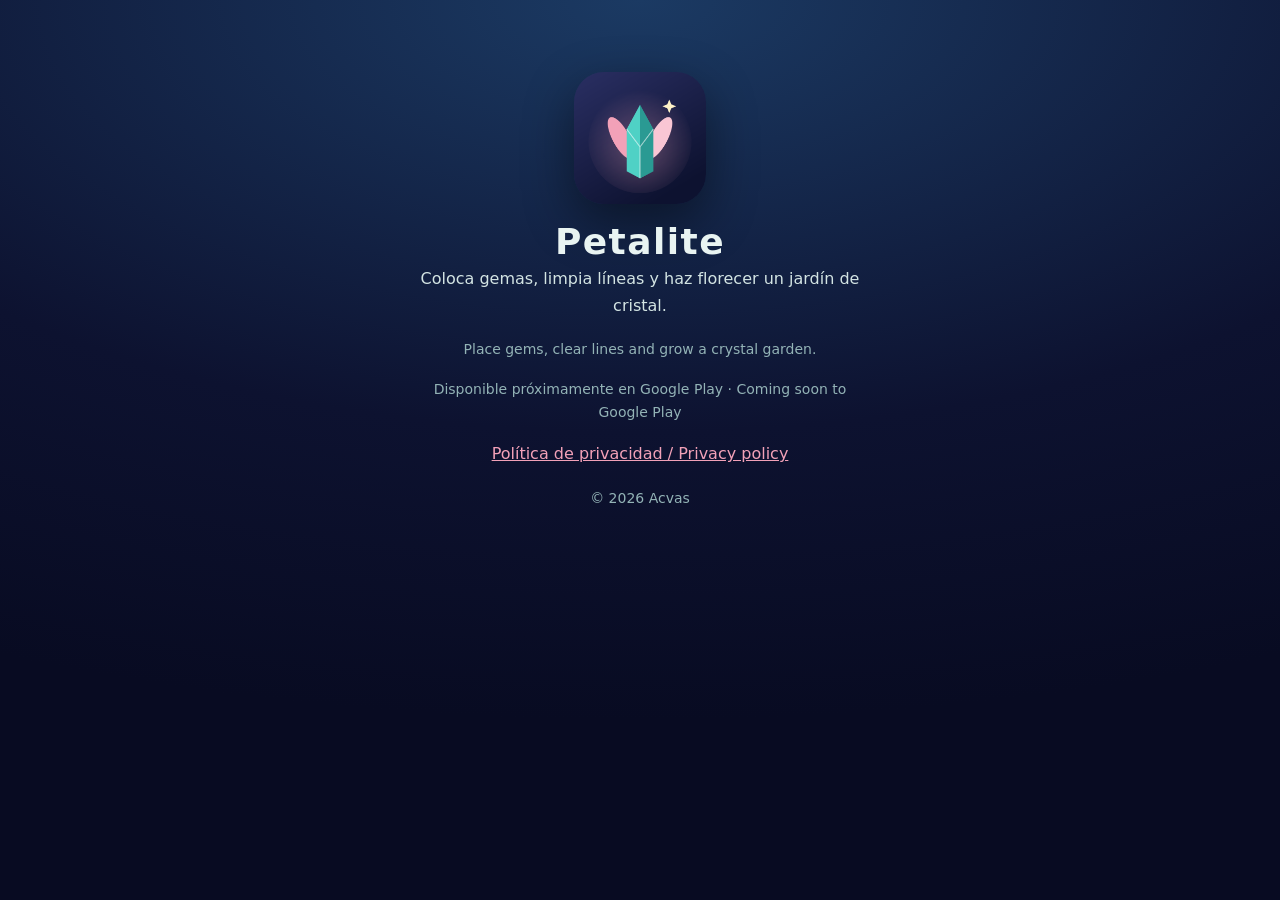
<file: index.html>
<!doctype html><html lang="es"><head><meta charset="utf-8"><meta name="viewport" content="width=device-width,initial-scale=1"><title>Petalite</title><meta name="description" content="Petalite: un puzzle de bloques de gemas que hace florecer un jardín de cristal. / A gem block puzzle that grows a crystal garden."><link rel="icon" href="icon.png"><link rel="stylesheet" href="style.css"></head>
<body><main class="hero"><img src="icon.png" alt="Petalite" width="132" height="132"><h1>Petalite</h1>
<p>Coloca gemas, limpia líneas y haz florecer un jardín de cristal.</p>
<p class="mute">Place gems, clear lines and grow a crystal garden.</p>
<p class="mute">Disponible próximamente en Google Play · Coming soon to Google Play</p>
<p><a href="privacy.html">Política de privacidad / Privacy policy</a></p>
<p class="mute">© 2026 Acvas</p></main></body></html>
</file>
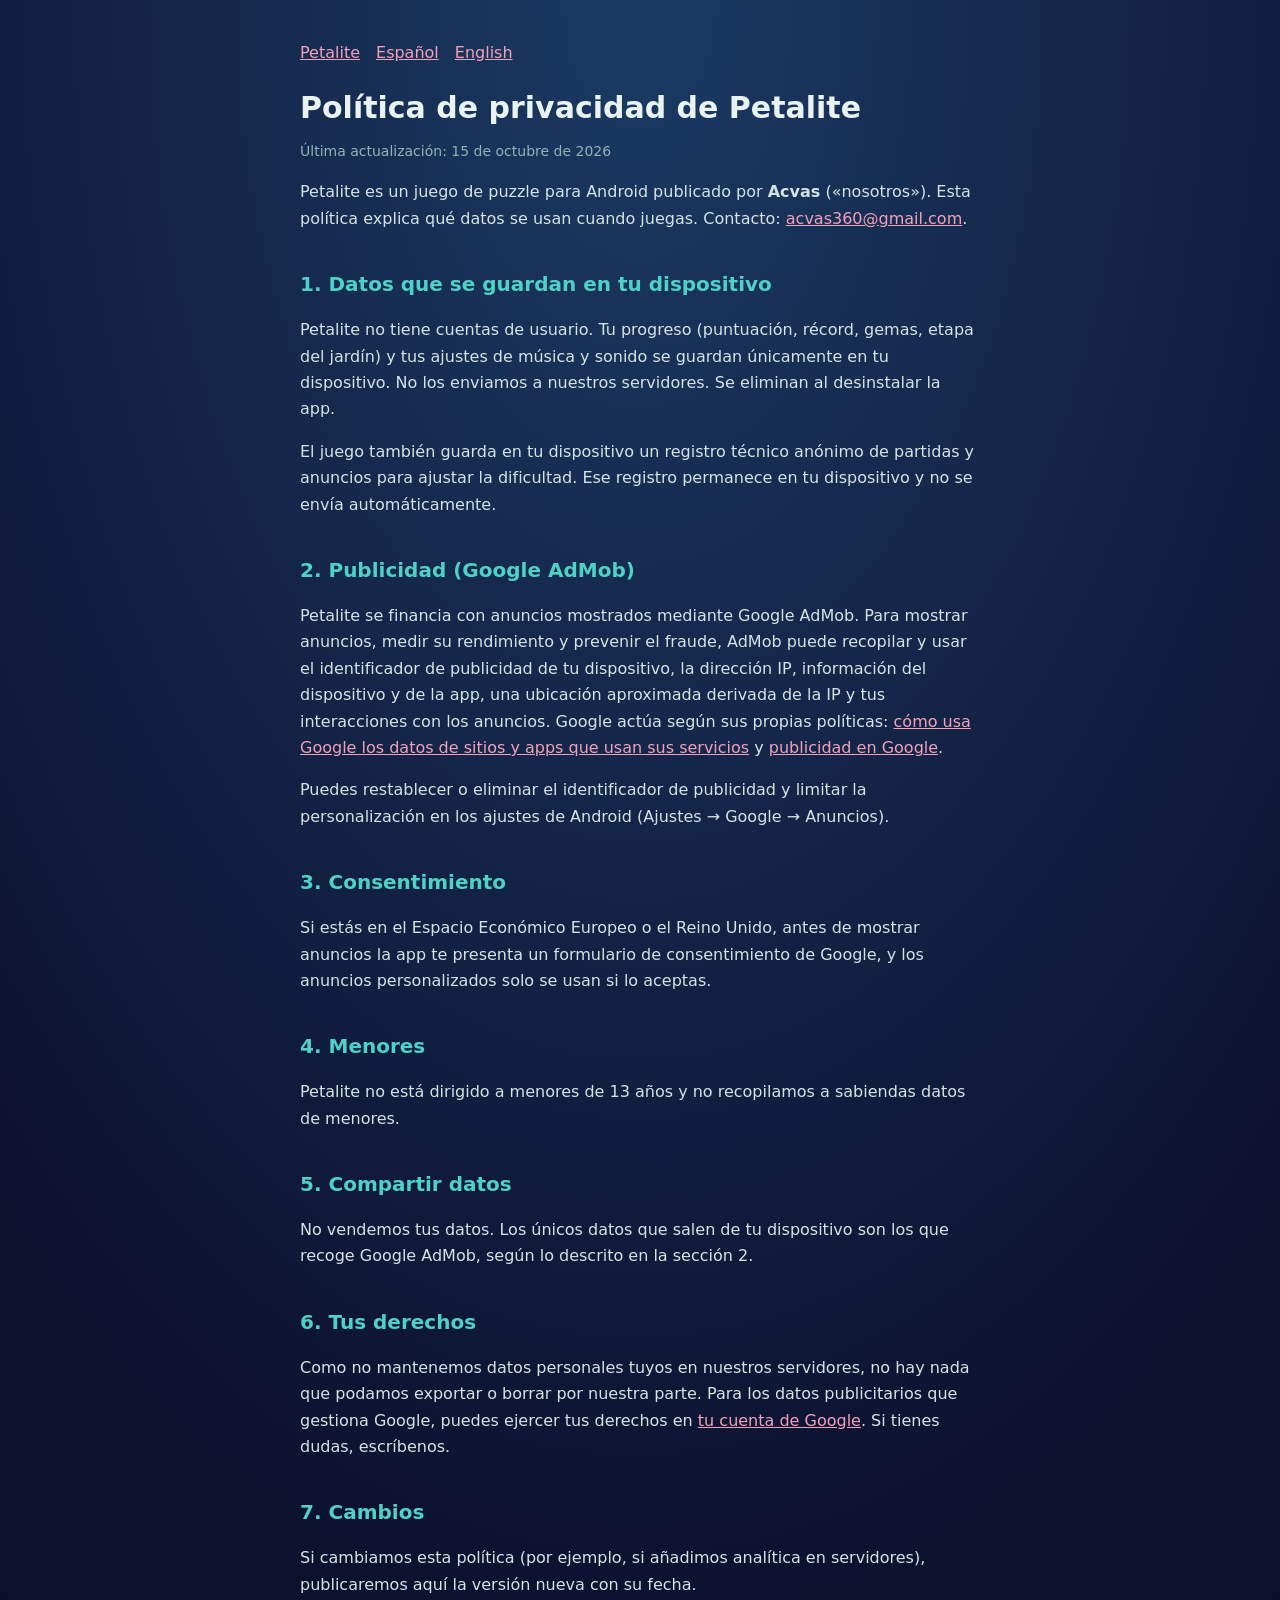
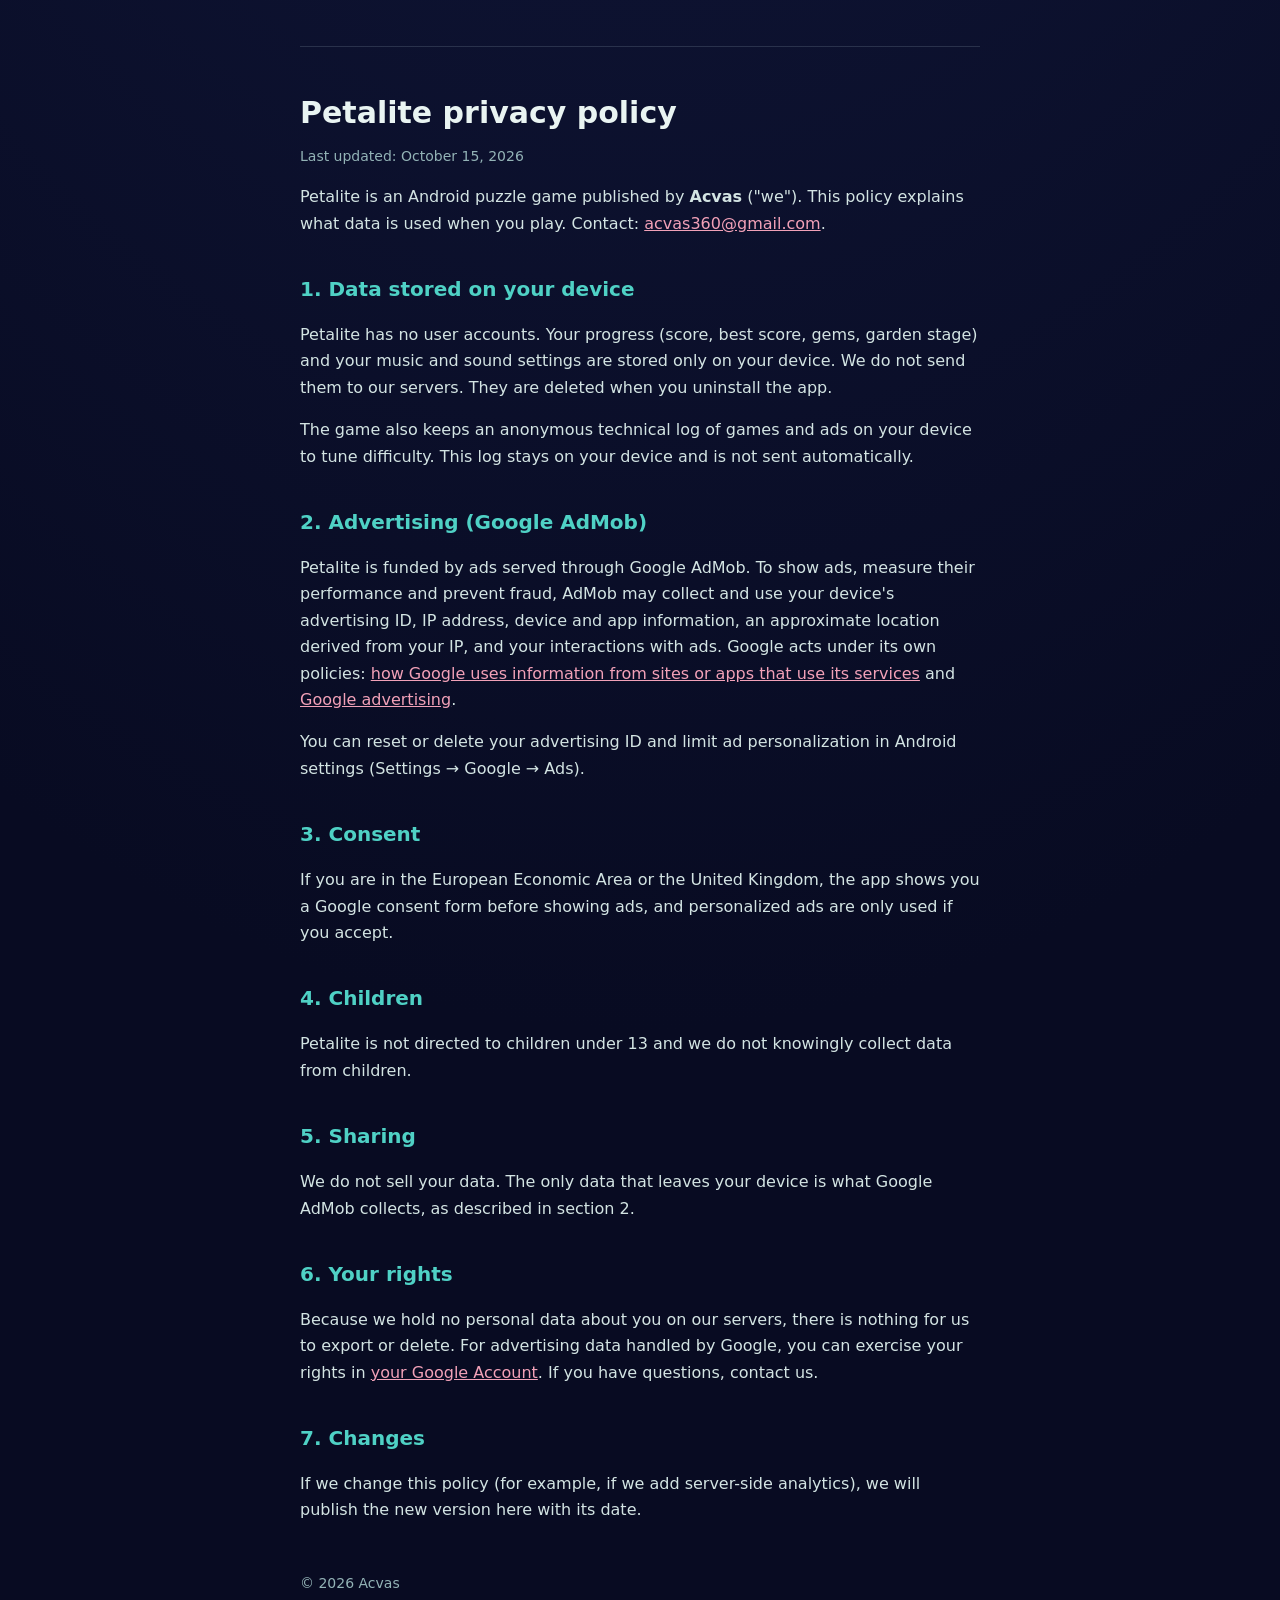
<file: privacy.html>
<!doctype html><html lang="es"><head><meta charset="utf-8"><meta name="viewport" content="width=device-width,initial-scale=1"><title>Petalite · Privacidad / Privacy</title><link rel="icon" href="icon.png"><link rel="stylesheet" href="style.css"></head>
<body><main>
<nav><a href="index.html">Petalite</a><a href="#es">Español</a><a href="#en">English</a></nav>

<section id="es" lang="es">
<h1>Política de privacidad de Petalite</h1>
<p class="mute">Última actualización: 15 de octubre de 2026</p>
<p>Petalite es un juego de puzzle para Android publicado por <strong>Acvas</strong> («nosotros»). Esta política explica qué datos se usan cuando juegas. Contacto: <a href="mailto:acvas360@gmail.com">acvas360@gmail.com</a>.</p>

<h2>1. Datos que se guardan en tu dispositivo</h2>
<p>Petalite no tiene cuentas de usuario. Tu progreso (puntuación, récord, gemas, etapa del jardín) y tus ajustes de música y sonido se guardan únicamente en tu dispositivo. No los enviamos a nuestros servidores. Se eliminan al desinstalar la app.</p>
<p>El juego también guarda en tu dispositivo un registro técnico anónimo de partidas y anuncios para ajustar la dificultad. Ese registro permanece en tu dispositivo y no se envía automáticamente.</p>

<h2>2. Publicidad (Google AdMob)</h2>
<p>Petalite se financia con anuncios mostrados mediante Google AdMob. Para mostrar anuncios, medir su rendimiento y prevenir el fraude, AdMob puede recopilar y usar el identificador de publicidad de tu dispositivo, la dirección IP, información del dispositivo y de la app, una ubicación aproximada derivada de la IP y tus interacciones con los anuncios. Google actúa según sus propias políticas: <a href="https://policies.google.com/technologies/partner-sites">cómo usa Google los datos de sitios y apps que usan sus servicios</a> y <a href="https://policies.google.com/technologies/ads">publicidad en Google</a>.</p>
<p>Puedes restablecer o eliminar el identificador de publicidad y limitar la personalización en los ajustes de Android (Ajustes → Google → Anuncios).</p>

<h2>3. Consentimiento</h2>
<p>Si estás en el Espacio Económico Europeo o el Reino Unido, antes de mostrar anuncios la app te presenta un formulario de consentimiento de Google, y los anuncios personalizados solo se usan si lo aceptas.</p>

<h2>4. Menores</h2>
<p>Petalite no está dirigido a menores de 13 años y no recopilamos a sabiendas datos de menores.</p>

<h2>5. Compartir datos</h2>
<p>No vendemos tus datos. Los únicos datos que salen de tu dispositivo son los que recoge Google AdMob, según lo descrito en la sección 2.</p>

<h2>6. Tus derechos</h2>
<p>Como no mantenemos datos personales tuyos en nuestros servidores, no hay nada que podamos exportar o borrar por nuestra parte. Para los datos publicitarios que gestiona Google, puedes ejercer tus derechos en <a href="https://myaccount.google.com/data-and-privacy">tu cuenta de Google</a>. Si tienes dudas, escríbenos.</p>

<h2>7. Cambios</h2>
<p>Si cambiamos esta política (por ejemplo, si añadimos analítica en servidores), publicaremos aquí la versión nueva con su fecha.</p>
</section>

<hr>

<section id="en" lang="en">
<h1>Petalite privacy policy</h1>
<p class="mute">Last updated: October 15, 2026</p>
<p>Petalite is an Android puzzle game published by <strong>Acvas</strong> ("we"). This policy explains what data is used when you play. Contact: <a href="mailto:acvas360@gmail.com">acvas360@gmail.com</a>.</p>

<h2>1. Data stored on your device</h2>
<p>Petalite has no user accounts. Your progress (score, best score, gems, garden stage) and your music and sound settings are stored only on your device. We do not send them to our servers. They are deleted when you uninstall the app.</p>
<p>The game also keeps an anonymous technical log of games and ads on your device to tune difficulty. This log stays on your device and is not sent automatically.</p>

<h2>2. Advertising (Google AdMob)</h2>
<p>Petalite is funded by ads served through Google AdMob. To show ads, measure their performance and prevent fraud, AdMob may collect and use your device's advertising ID, IP address, device and app information, an approximate location derived from your IP, and your interactions with ads. Google acts under its own policies: <a href="https://policies.google.com/technologies/partner-sites">how Google uses information from sites or apps that use its services</a> and <a href="https://policies.google.com/technologies/ads">Google advertising</a>.</p>
<p>You can reset or delete your advertising ID and limit ad personalization in Android settings (Settings → Google → Ads).</p>

<h2>3. Consent</h2>
<p>If you are in the European Economic Area or the United Kingdom, the app shows you a Google consent form before showing ads, and personalized ads are only used if you accept.</p>

<h2>4. Children</h2>
<p>Petalite is not directed to children under 13 and we do not knowingly collect data from children.</p>

<h2>5. Sharing</h2>
<p>We do not sell your data. The only data that leaves your device is what Google AdMob collects, as described in section 2.</p>

<h2>6. Your rights</h2>
<p>Because we hold no personal data about you on our servers, there is nothing for us to export or delete. For advertising data handled by Google, you can exercise your rights in <a href="https://myaccount.google.com/data-and-privacy">your Google Account</a>. If you have questions, contact us.</p>

<h2>7. Changes</h2>
<p>If we change this policy (for example, if we add server-side analytics), we will publish the new version here with its date.</p>
</section>
<p class="mute" style="margin-top:48px">© 2026 Acvas</p>
</main></body></html>
</file>
<file: style.css>
:root{--bg:#0d1230;--ink:#e9f4f2;--mute:#93b3b6;--aqua:#4fd1c5;--rose:#f2a1b8}
*{box-sizing:border-box}body{margin:0;background:radial-gradient(120% 80% at 50% 0,#1b3a63,#0d1230 60%,#080b22);color:var(--ink);font:16px/1.65 system-ui,-apple-system,"Segoe UI",Roboto,sans-serif;min-height:100vh}
main{max-width:720px;margin:0 auto;padding:40px 20px 80px}
h1{font-size:30px;line-height:1.2;margin:.2em 0 .1em}h2{font-size:20px;margin:1.8em 0 .4em;color:var(--aqua)}
a{color:var(--rose)}p,li{color:#d3e4e3}.mute{color:var(--mute);font-size:14px}
nav{display:flex;gap:16px;margin-bottom:24px}hr{border:0;border-top:1px solid rgba(207,233,240,.15);margin:48px 0}
.hero{text-align:center;padding-top:8vh}.hero img{width:132px;height:132px;border-radius:30px;box-shadow:0 18px 50px rgba(0,0,0,.45)}
.hero h1{font-size:36px;letter-spacing:.04em}.hero p{max-width:460px;margin:0 auto 1.2em}
</file>
